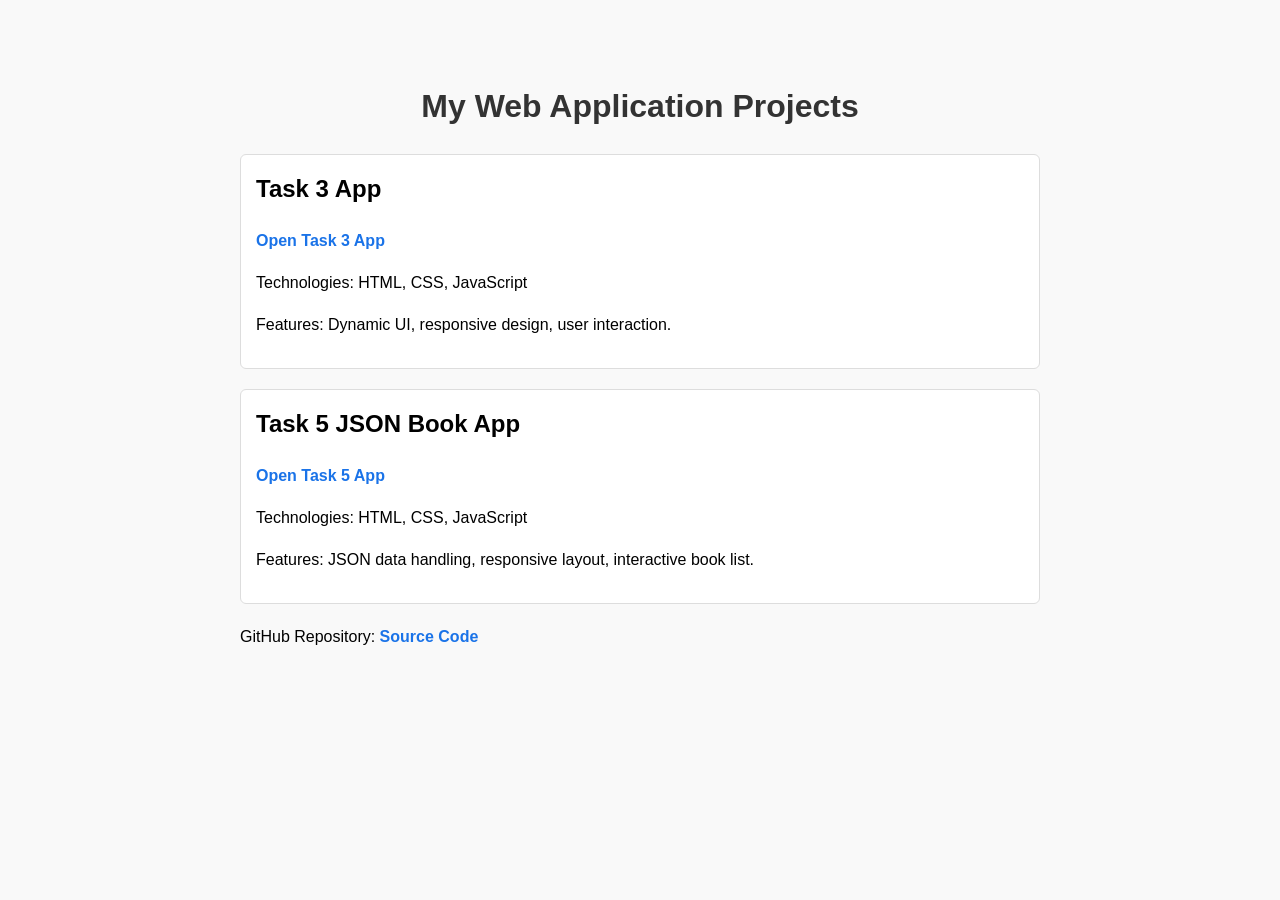
<file: index.html>
<!DOCTYPE html>
<html lang="en">
<head>
  <meta charset="UTF-8">
  <title>My Web Application Projects</title>
  <style>
    body {
      font-family: Arial, sans-serif;
      max-width: 800px;
      margin: 40px auto;
      padding: 20px;
      background-color: #f9f9f9;
      line-height: 1.6;
    }
    h1 {
      text-align: center;
      color: #333;
    }
    .project {
      border: 1px solid #ddd;
      background: #fff;
      padding: 15px;
      margin-bottom: 20px;
      border-radius: 6px;
    }
    .project h2 {
      margin-top: 0;
    }
    a {
      color: #1a73e8;
      text-decoration: none;
      font-weight: bold;
    }
    a:hover {
      text-decoration: underline;
    }
  </style>
</head>
<body>

  <h1>My Web Application Projects</h1>

  <div class="project">
    <h2>Task 3 App</h2>
    <p><a href="./tsk_3/index.html" target="_blank">Open Task 3 App</a></p>
    <p>Technologies: HTML, CSS, JavaScript</p>
    <p>Features: Dynamic UI, responsive design, user interaction.</p>
  </div>

  <div class="project">
    <h2>Task 5 JSON Book App</h2>
    <p><a href="./task5-json-book-app/index.html" target="_blank">Open Task 5 App</a></p>
    <p>Technologies: HTML, CSS, JavaScript</p>
    <p>Features: JSON data handling, responsive layout, interactive book list.</p>
  </div>

  <p>GitHub Repository: <a href="https://github.com/shruu-pixel/web-application-development" target="_blank">Source Code</a></p>

</body>
</html>
</file>
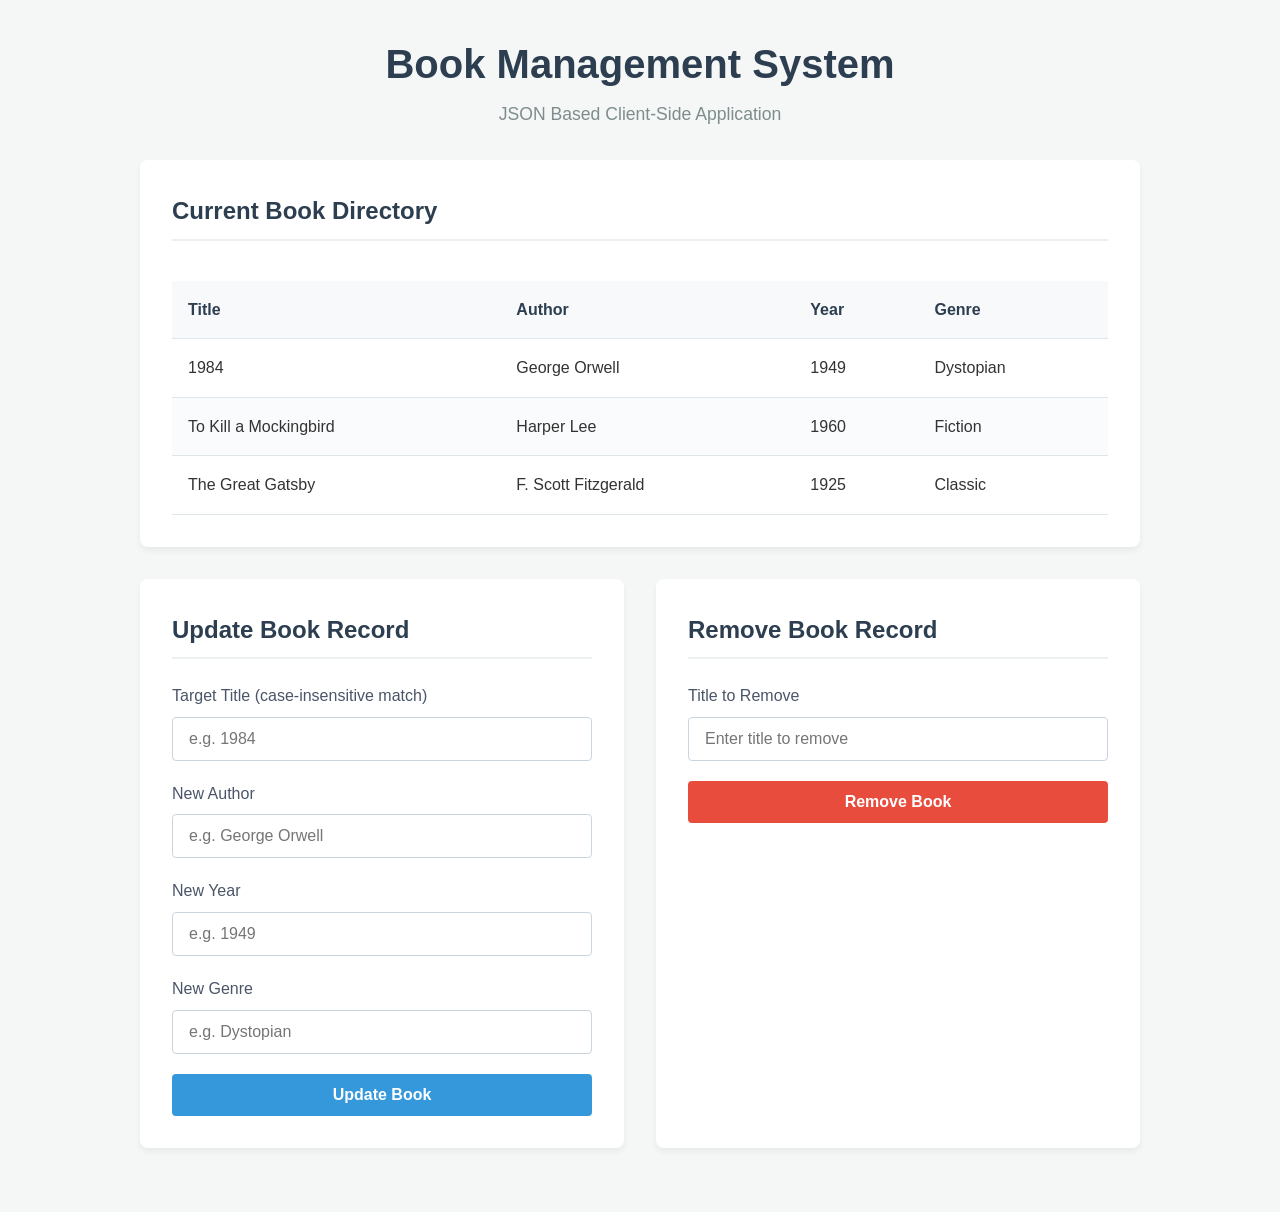
<file: task5-json-book-app/index.html>
<!DOCTYPE html>
<html lang="en">

<head>
    <meta charset="UTF-8">
    <meta name="viewport" content="width=device-width, initial-scale=1.0">
    <title>Book Management System – JSON Based</title>
    <link rel="stylesheet" href="style.css">
</head>

<body>
    <main class="container">
        <header>
            <h1>Book Management System</h1>
            <p class="subtitle">JSON Based Client-Side Application</p>
        </header>

        <!-- Message Area -->
        <div id="messageArea" class="message-area hidden" role="alert" aria-live="assertive">
            <p id="messageText"></p>
        </div>

        <!-- Book Display Section -->
        <section class="book-display card">
            <h2>Current Book Directory</h2>
            <div class="table-responsive">
                <table id="bookTable">
                    <thead>
                        <tr>
                            <th>Title</th>
                            <th>Author</th>
                            <th>Year</th>
                            <th>Genre</th>
                        </tr>
                    </thead>
                    <tbody id="bookTableBody">
                        <!-- Rows populated by JavaScript -->
                    </tbody>
                </table>
            </div>
        </section>

        <div class="actions-grid">
            <!-- Update Book Section -->
            <section class="form-section card">
                <h2>Update Book Record</h2>
                <form id="updateForm">
                    <div class="form-group">
                        <label for="updateTitle">Target Title (case-insensitive match)</label>
                        <input type="text" id="updateTitle" placeholder="e.g. 1984">
                    </div>
                    <div class="form-group">
                        <label for="updateAuthor">New Author</label>
                        <input type="text" id="updateAuthor" placeholder="e.g. George Orwell">
                    </div>
                    <div class="form-group">
                        <label for="updateYear">New Year</label>
                        <input type="number" id="updateYear" placeholder="e.g. 1949">
                    </div>
                    <div class="form-group">
                        <label for="updateGenre">New Genre</label>
                        <input type="text" id="updateGenre" placeholder="e.g. Dystopian">
                    </div>
                    <button type="button" id="btnUpdateBook" class="btn btn-primary">Update Book</button>
                </form>
            </section>

            <!-- Remove Book Section -->
            <section class="form-section card">
                <h2>Remove Book Record</h2>
                <form id="removeForm">
                    <div class="form-group">
                        <label for="removeTitle">Title to Remove</label>
                        <input type="text" id="removeTitle" placeholder="Enter title to remove">
                    </div>
                    <button type="button" id="btnRemoveBook" class="btn btn-danger">Remove Book</button>
                </form>
            </section>
        </div>
    </main>

    <script src="script.js"></script>
</body>

</html>
</file>
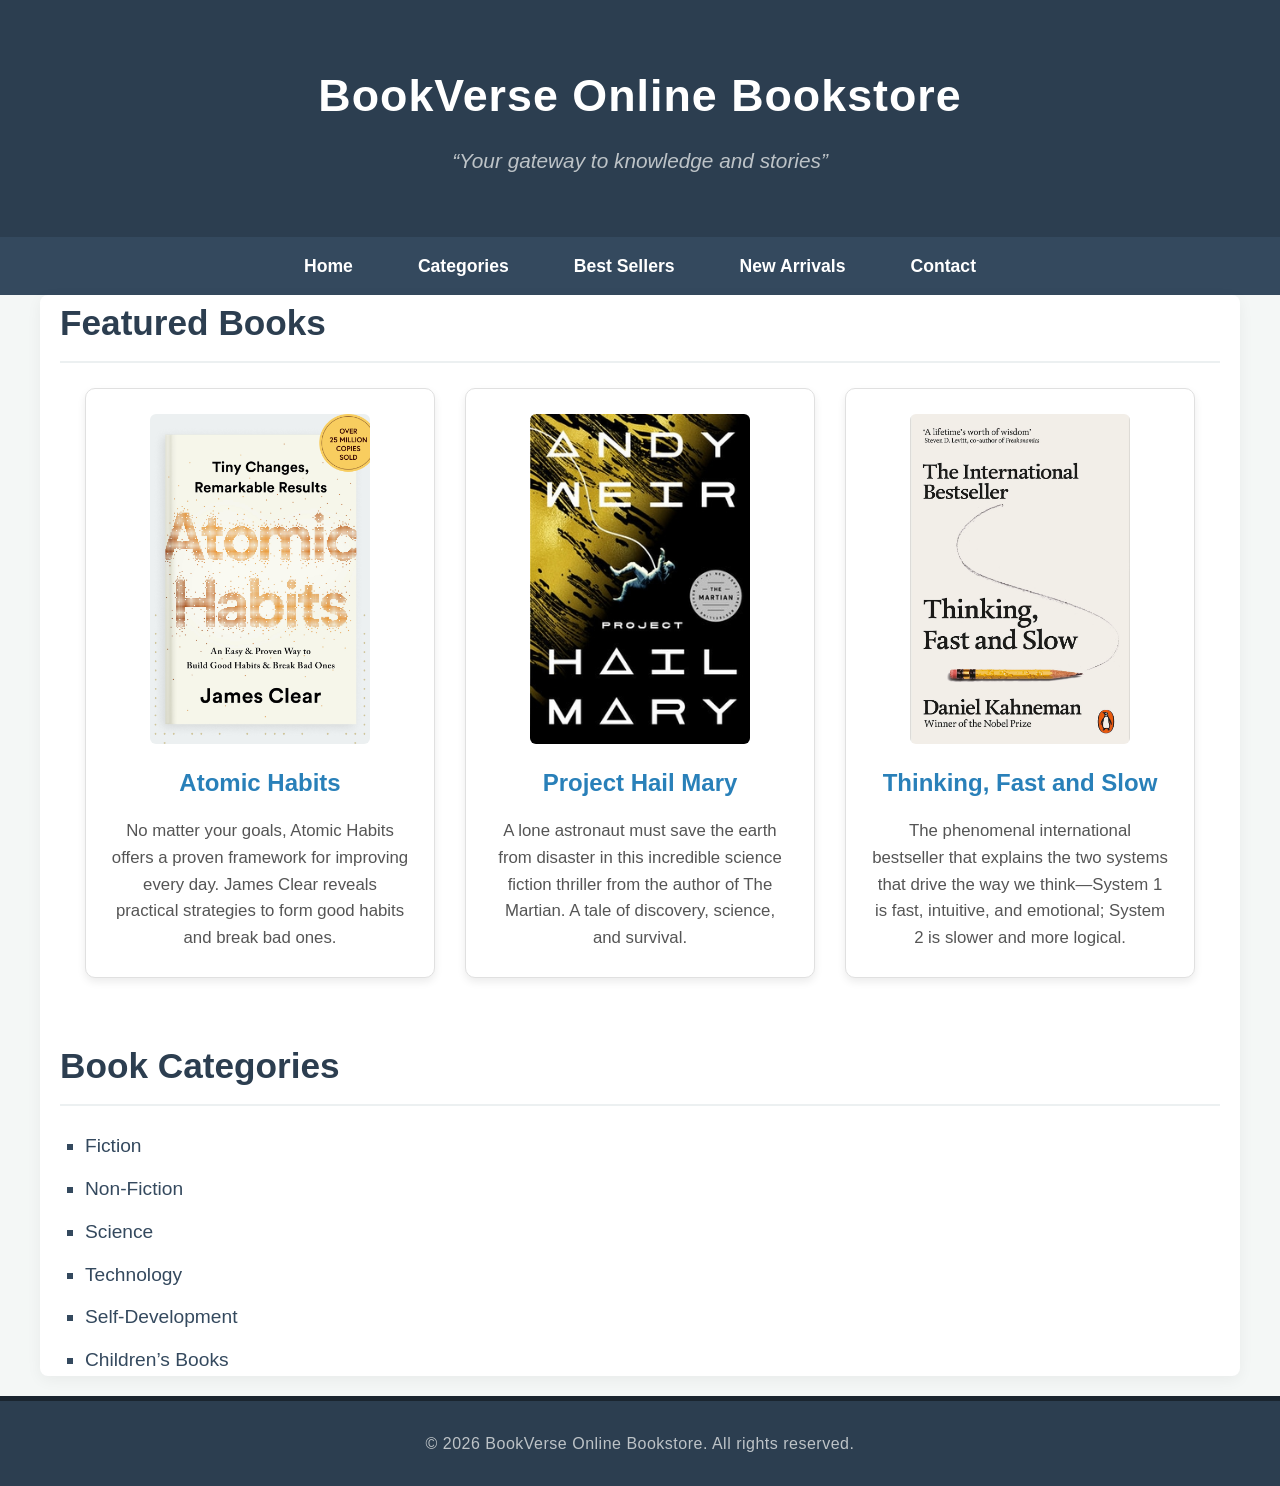
<file: tsk_3/index.html>
<!DOCTYPE html>
    <html lang="en">

    <head>
        <meta charset="UTF-8">
        <meta name="viewport" content="width=device-width, initial-scale=1.0">
        <title>BookVerse Online Bookstore</title>
        <link rel="stylesheet" href="style.css">
    </head>

    <body>

        <!-- This header section establishes the primary branding and identity of the website, introducing the bookstore's name and its main proposition to the user. -->
        <header>
            <div class="container">
                <h1>BookVerse Online Bookstore</h1>
                <p>“Your gateway to knowledge and stories”</p>
            </div>
        </header>

        <!-- The primary site navigation bar, providing users with links to the main sections of the website for easy discovery and routing. -->
        <nav>
            <div class="container">
                <ul>
                    <li><a href="#">Home</a></li>
                    <li><a href="#">Categories</a></li>
                    <li><a href="#">Best Sellers</a></li>
                    <li><a href="#">New Arrivals</a></li>
                    <li><a href="#">Contact</a></li>
                </ul>
            </div>
        </nav>

        <!-- The main content wrapper that encapsulates the primary information of the page, including featured items and catalog categorization. -->
        <main class="container">

            <!-- This section highlights specific curated books to draw user attention to top-selling or notable titles available in the store. -->
            <section class="featured-books">
                <h2 class="section-title">Featured Books</h2>

                <div class="book-grid">
                    <!-- Book card container representing an individual publication with its distinct cover, title, and a brief summary. -->
                    <section class="book">
                        <img src="images/atomic.png" alt="Atomic Habits book cover by James Clear">
                        <h2>Atomic Habits</h2>
                        <p>No matter your goals, Atomic Habits offers a proven framework for improving every day. James
                            Clear reveals practical strategies to form good habits and break bad ones.</p>
                    </section>

                    <!-- Book card container representing an individual publication with its distinct cover, title, and a brief summary. -->
                    <section class="book">
                        <img src="images/Project_Hail.jpg" alt="Project Hail Mary book cover by Andy Weir">
                        <h2>Project Hail Mary</h2>
                        <p>A lone astronaut must save the earth from disaster in this incredible science fiction thriller
                            from the author of The Martian. A tale of discovery, science, and survival.</p>
                    </section>

                    <!-- Book card container representing an individual publication with its distinct cover, title, and a brief summary. -->
                    <section class="book">
                        <img src="images/thing.jpg" alt="Thinking, Fast and Slow book cover by Daniel Kahneman">
                        <h2>Thinking, Fast and Slow</h2>
                        <p>The phenomenal international bestseller that explains the two systems that drive the way we
                            think—System 1 is fast, intuitive, and emotional; System 2 is slower and more logical.</p>
                    </section>
                </div>
            </section>

            <!-- A categorized directory helping users browse the bookstore's extensive inventory by their preferred genres and topics. -->
            <section class="book-categories">
                <h2 class="section-title">Book Categories</h2>
                <ul>
                    <li>Fiction</li>
                    <li>Non-Fiction</li>
                    <li>Science</li>
                    <li>Technology</li>
                    <li>Self-Development</li>
                    <li>Children’s Books</li>
                </ul>
            </section>

        </main>

        <!-- The footer role is to provide closing document functionality, containing legal copyright declarations and branding details at the bottom of the structure. -->
        <footer>
            <div class="container">
                <p>&copy; 2026 BookVerse Online Bookstore. All rights reserved.</p>
            </div>
        </footer>

    </body>

    </html>
</file>
<file: task5-json-book-app/style.css>
/* Global Reset & Box Sizing */
* {
    box-sizing: border-box;
    margin: 0;
    padding: 0;
}

/* Typography & Layout Foundation */
body {
    font-family: 'Segoe UI', Roboto, Helvetica, Arial, sans-serif;
    background-color: #f4f7f6;
    color: #333;
    line-height: 1.6;
    padding: 2rem 1rem;
}

.container {
    max-width: 1000px;
    margin: 0 auto;
}

/* Header Styling */
header {
    text-align: center;
    margin-bottom: 2rem;
}

h1 {
    font-size: 2.5rem;
    color: #2c3e50;
    margin-bottom: 0.25rem;
}

.subtitle {
    font-size: 1.1rem;
    color: #7f8c8d;
}

h2 {
    font-size: 1.5rem;
    color: #2c3e50;
    margin-bottom: 1.5rem;
    padding-bottom: 0.5rem;
    border-bottom: 2px solid #ecf0f1;
}

/* UI Cards */
.card {
    background: #fff;
    border-radius: 8px;
    padding: 2rem;
    margin-bottom: 2rem;
    box-shadow: 0 4px 6px rgba(0,0,0,0.05);
}

/* Table Design */
.table-responsive {
    overflow-x: auto;
}

table {
    width: 100%;
    border-collapse: collapse;
    margin-top: 1rem;
}

th, td {
    padding: 1rem;
    text-align: left;
    border-bottom: 1px solid #dfe6e9;
}

th {
    background-color: #f8f9fa;
    color: #2c3e50;
    font-weight: 600;
    white-space: nowrap;
}

tbody tr {
    transition: background-color 0.2s ease;
}

tbody tr:hover {
    background-color: #f1f4f5;
}

tbody tr:nth-child(even) {
    background-color: #fafbfc;
}

/* Forms and Layout grid */
.actions-grid {
    display: grid;
    grid-template-columns: 1fr 1fr;
    gap: 2rem;
}

@media (max-width: 768px) {
    .actions-grid {
        grid-template-columns: 1fr;
    }
}

.form-group {
    margin-bottom: 1.25rem;
}

label {
    display: block;
    font-weight: 500;
    margin-bottom: 0.5rem;
    color: #4a5568;
}

input[type="text"],
input[type="number"] {
    width: 100%;
    padding: 0.75rem 1rem;
    border: 1px solid #cbd5e0;
    border-radius: 4px;
    font-family: inherit;
    font-size: 1rem;
    transition: border-color 0.2s ease;
}

input[type="text"]:focus,
input[type="number"]:focus {
    outline: none;
    border-color: #3498db;
    box-shadow: 0 0 0 3px rgba(52, 152, 219, 0.2);
}

/* Buttons */
.btn {
    display: inline-block;
    padding: 0.75rem 1.5rem;
    border: none;
    border-radius: 4px;
    font-size: 1rem;
    font-weight: 600;
    cursor: pointer;
    transition: background-color 0.2s ease, transform 0.1s ease;
    width: 100%;
}

.btn:active {
    transform: scale(0.98);
}

.btn-primary {
    background-color: #3498db;
    color: white;
}

.btn-primary:hover {
    background-color: #2980b9;
}

.btn-danger {
    background-color: #e74c3c;
    color: white;
}

.btn-danger:hover {
    background-color: #c0392b;
}

/* Messaging System */
.message-area {
    padding: 1rem;
    border-radius: 4px;
    margin-bottom: 2rem;
    text-align: center;
    font-weight: 500;
    transition: opacity 0.3s ease;
}

.hidden {
    display: none;
    opacity: 0;
}

.msg-success {
    background-color: #d4edda;
    color: #155724;
    border: 1px solid #c3e6cb;
}

.msg-error {
    background-color: #f8d7da;
    color: #721c24;
    border: 1px solid #f5c6cb;
}
</file>
<file: tsk_3/style.css>
/* Base Resets and Typography */
* {
    margin: 0;
    padding: 0;
    box-sizing: border-box;
}

body {
    font-family: 'Segoe UI', Tahoma, Geneva, Verdana, sans-serif;
    line-height: 1.6;
    color: #333333;
    background-color: #f4f7f6;
}

/* Layout Containers */
.container {
    max-width: 1200px;
    margin: 0 auto;
    padding: 0 20px;
}

/* Header Styling */
header {
    background-color: #2c3e50;
    color: #ffffff;
    padding: 60px 0;
    text-align: center;
}

header h1 {
    font-size: 2.8rem;
    margin-bottom: 12px;
    letter-spacing: 1px;
}

header p {
    font-size: 1.3rem;
    font-style: italic;
    color: #bdc3c7;
}

/* Navigation Styling */
nav {
    background-color: #34495e;
    padding: 15px 0;
}

nav ul {
    list-style: none; /* Removed default list styling */
    display: flex;
    justify-content: center;
    gap: 35px;
}

nav a {
    color: #ffffff;
    text-decoration: none;
    font-weight: 600;
    font-size: 1.1rem;
    padding: 8px 15px;
    border-radius: 4px;
    transition: background-color 0.2s, color 0.2s;
}

nav a:hover {
    background-color: #2c3e50;
    color: #f39c12; /* Hover effect */
}

/* Main Content Area */
main {
    padding: 50px 20px;
    background-color: #ffffff;
    margin-top: 30px;
    margin-bottom: 30px;
    border-radius: 8px;
    box-shadow: 0 4px 15px rgba(0,0,0,0.05); /* Clean spacing and basic visual layout */
}

/* Section Headings */
.section-title {
    font-size: 2.2rem;
    color: #2c3e50;
    margin-bottom: 25px;
    border-bottom: 2px solid #ecf0f1;
    padding-bottom: 10px;
}

/* Featured Books Grid (Layout) */
.featured-books {
    margin-bottom: 60px;
}

.book-grid {
    display: flex;
    gap: 30px;
    flex-wrap: wrap;
    justify-content: center;
}

/* Individual Book Cards */
.book {
    flex: 1;
    min-width: 300px;
    max-width: 350px;
    background-color: #ffffff;
    border: 1px solid #e0e0e0;
    border-radius: 10px;
    padding: 25px;
    box-shadow: 0 4px 8px rgba(0, 0, 0, 0.08); /* Added shadow */
    text-align: center;
    display: flex;
    flex-direction: column;
    align-items: center;
}

.book img {
    max-width: 100%;
    height: auto;
    border-radius: 6px;
    margin-bottom: 20px;
    /* Responsive handling to maintain proportion without a real image */
    aspect-ratio: 2/3;
    object-fit: cover;
    background-color: #ecf0f1;
    width: 220px; 
}

.book h2 {
    font-size: 1.5rem;
    color: #2980b9;
    margin-bottom: 15px;
}

.book p {
    font-size: 1.05rem;
    color: #555555;
    line-height: 1.6;
}

/* Categories Section */
.book-categories {
    margin-bottom: 20px;
}

.book-categories ul {
    list-style-type: square;
    padding-left: 25px;
    font-size: 1.2rem;
    color: #34495e;
}

.book-categories li {
    margin-bottom: 12px;
}

/* Footer Styling */
footer {
    background-color: #2c3e50;
    color: #bdc3c7;
    text-align: center;
    padding: 30px 0;
    margin-top: auto;
    border-top: 5px solid #1a252f; /* Visually separated */
}

footer p {
    font-size: 1rem;
    letter-spacing: 0.5px;
}
</file>
